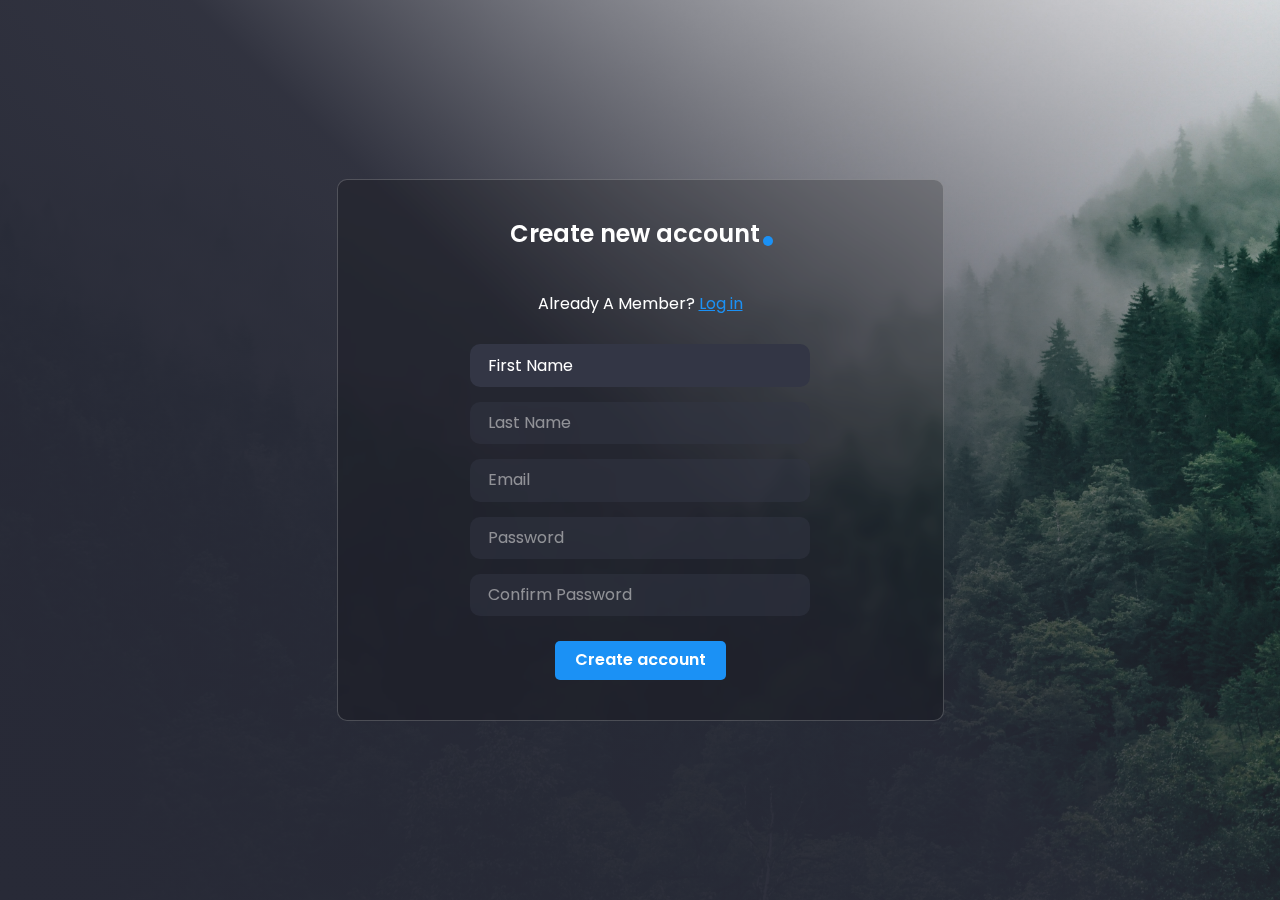
<file: index.html>
<!DOCTYPE html>
<html lang="en">
  <head>
    <meta charset="UTF-8" />
    <meta name="viewport" content="width=device-width, initial-scale=1.0" />
    <link
      rel="stylesheet"
      href="https://cdnjs.cloudflare.com/ajax/libs/font-awesome/6.5.1/css/all.min.css"
      integrity="sha512-DTOQO9RWCH3ppGqcWaEA1BIZOC6xxalwEsw9c2QQeAIftl+Vegovlnee1c9QX4TctnWMn13TZye+giMm8e2LwA=="
      crossorigin="anonymous"
      referrerpolicy="no-referrer"
    />
    <link rel="stylesheet" href="./css/main.css" />
    <script src="js/validation.js" defer></script>
    <script src="js/app.js" defer></script>
    <title>Login</title>
  </head>
  <body>
    <main>
      <div class="container">
        <form id="register">
          <h1>Create new account</h1>
          <p>Already A Member? <a href="./pages/login.html">Log in</a></p>
          <div class="input-container">
            <label for="first-name">First Name</label>
            <input type="text" name="first-name" id="first-name" required />
            <i class="fa-solid fa-address-card"></i>
          </div>
          <div id="first-name-feedback" class="feedback"></div>
          <div class="input-container disabled">
            <label for="last-name">Last Name</label>
            <input type="text" name="last-name" id="last-name" required />
            <i class="fa-solid fa-address-card"></i>
          </div>
          <div id="last-name-feedback" class="feedback"></div>
          <div class="input-container disabled">
            <label for="email">Email</label>
            <input
              type="email"
              name="email"
              class="email register"
              id="email"
              required
            />
            <i class="fa-solid fa-envelope"></i>
          </div>
          <div id="email-feedback" class="feedback"></div>
          <div class="input-container disabled">
            <label for="password">Password</label>
            <input type="password" name="password" id="password" required />
            <i class="fa-solid fa-lock"></i>
          </div>
          <div id="password-feedback" class="feedback"></div>
          <div class="input-container disabled">
            <label for="confirm-password">Confirm Password</label>
            <input
              type="password"
              name="confirm-password"
              id="confirm-password"
              required
            />
            <i class="fa-solid fa-lock"></i>
          </div>
          <div id="confirm-password-feedback" class="feedback"></div>
          <button type="submit" id="signup">Create account</button>
        </form>
      </div>
    </main>
  </body>
</html>
</file>
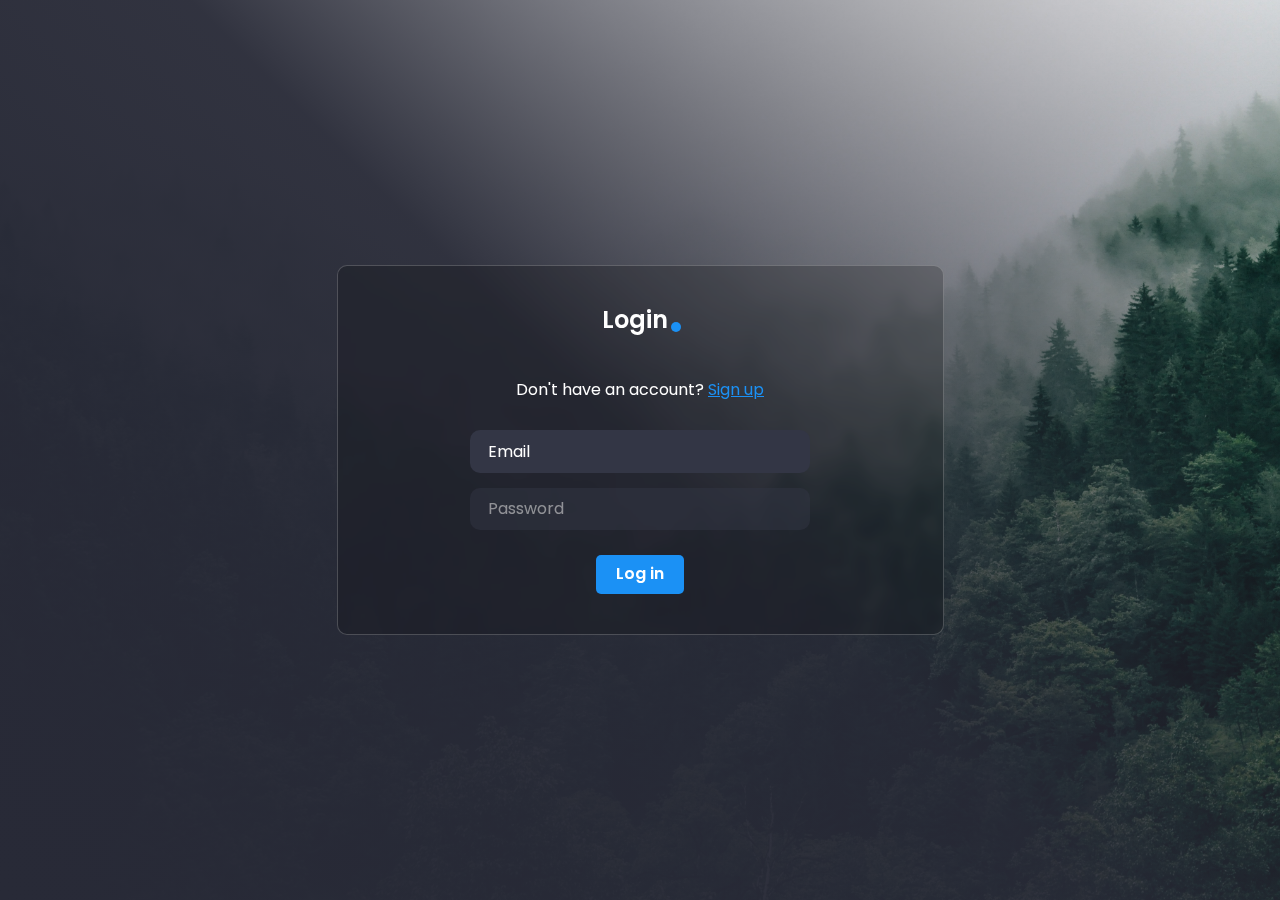
<file: pages/login.html>
<!DOCTYPE html>
<html lang="en">
  <head>
    <meta charset="UTF-8" />
    <meta name="viewport" content="width=device-width, initial-scale=1.0" />
    <link
      rel="stylesheet"
      href="https://cdnjs.cloudflare.com/ajax/libs/font-awesome/6.5.1/css/all.min.css"
      integrity="sha512-DTOQO9RWCH3ppGqcWaEA1BIZOC6xxalwEsw9c2QQeAIftl+Vegovlnee1c9QX4TctnWMn13TZye+giMm8e2LwA=="
      crossorigin="anonymous"
      referrerpolicy="no-referrer"
    />
    <link rel="stylesheet" href="../css/main.css" />
    <script src="../js/validation.js" type="module" defer></script>
    <script src="../js/app.js" type="module" defer></script>
    <title>Login</title>
  </head>
  <body>
    <main>
      <div class="container">
        <form id="login">
          <h1>Login</h1>
          <p>Don't have an account? <a href="../index.html">Sign up</a></p>
          <div class="input-container">
            <label for="email">Email</label>
            <input
              type="email"
              name="email"
              class="email login"
              id="email"
              required
            />
            <i class="fa-solid fa-envelope"></i>
          </div>
          <div id="email-feedback" class="feedback"></div>
          <div class="input-container disabled">
            <label for="password">Password</label>
            <input type="password" name="password" id="password" required />
            <i class="fa-solid fa-lock"></i>
          </div>
          <div id="password-feedback" class="feedback"></div>
          <button type="submit" id="login">Log in</button>
        </form>
      </div>
    </main>
  </body>
</html>
</file>
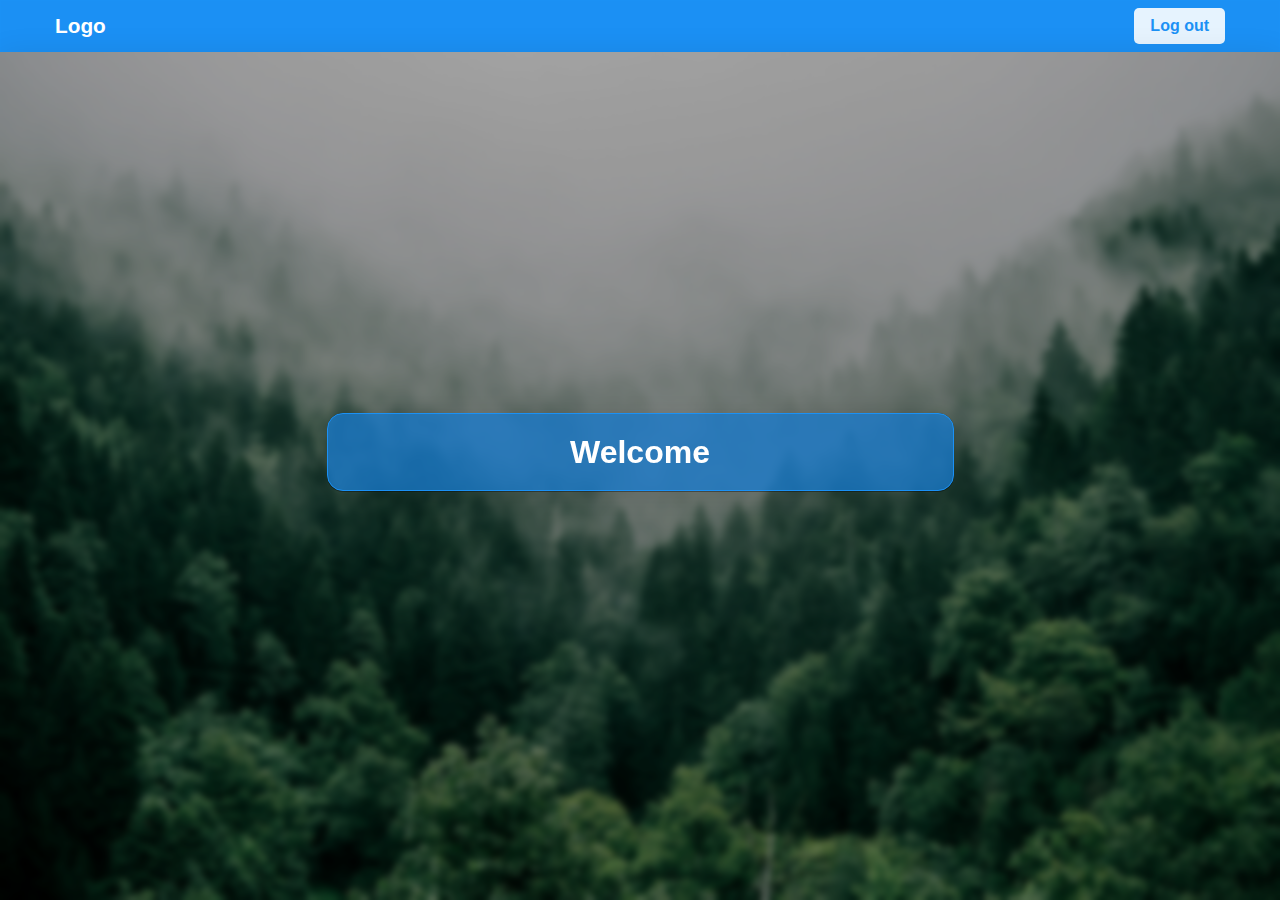
<file: pages/welcome.html>
<!DOCTYPE html>
<html lang="en">
  <head>
    <meta charset="UTF-8" />
    <meta name="viewport" content="width=device-width, initial-scale=1.0" />
    <link rel="stylesheet" href="../css/welcome.css" />
    <script src="../js/welcome.js" defer></script>
    <title>Welcome</title>
  </head>
  <body>
    <main>
      <div class="navbar">
        <div class="container">
          <span>Logo</span>
          <button>Log out</button>
        </div>
      </div>
      <header>
        <div class="container">
          <h1><span>Welcome</span><span class="name"></span></h1>
        </div>
      </header>
    </main>
  </body>
</html>
</file>
<file: css/main.css>
@import url("https://fonts.googleapis.com/css2?family=Poppins:ital,wght@0,100;0,200;0,300;0,400;0,500;0,600;0,700;0,800;0,900;1,100;1,200;1,300;1,400;1,500;1,600;1,700;1,800;1,900&display=swap");
@import "./Normalize.css";
@import "./media.css";
@import "./form.css";
</file>
<file: css/welcome.css>
@import "./Normalize.css";
@import "./media.css";
@import "./vars.css";

body {
  font-family: var(--font-family);
  height: 100vh;
}

main {
  height: 100vh;
  background: url(../images/bg.jpg);
  background-size: cover;
  background-position: center;
}

.navbar {
  border: 1px solid var(--main-color);
  height: 50px;
  background-color: #1b90f4;
  color: var(--text-color);
}

.navbar .container {
  height: 100%;
  display: flex;
  align-items: center;
  justify-content: space-between;
}

.navbar span {
  font-size: 1.3rem;
  font-weight: 900;
}

.navbar button {
  padding: 7px 14px;
  border: none;
  outline: none;
  background-color: #ffffffe3;
  color: var(--main-color);
  border: 2px solid transparent;
  font-size: 1rem;
  font-weight: 600;
  border-radius: 5px;
  cursor: pointer;
  transition: 0.3s linear;
}

.navbar button:hover {
  background-color: #1b8ff5dd;
  color: var(--text-color);
  border: 2px solid var(--text-color);
}

.navbar button:active {
  transform: scale(0.98);
}

header {
  height: calc(100vh - 52px);
  background: rgba(0, 0, 0, 0.34);
  box-shadow: 0 4px 30px rgba(0, 0, 0, 0.1);
  backdrop-filter: blur(3.7px);
  -webkit-backdrop-filter: blur(3.7px);
}

header .container {
  height: calc(100vh - 100px);
  display: flex;
  align-items: center;
  justify-content: center;
}

body h1 {
  border: 1px solid var(--main-color);
  width: 50%;
  height: fit-content;
  background: rgba(27, 145, 245, 0.64);
  border-radius: 16px;
  box-shadow: 0 4px 30px rgba(0, 0, 0, 0.1);
  backdrop-filter: blur(3.7px);
  -webkit-backdrop-filter: blur(3.7px);
  padding: 20px;
  display: flex;
  flex-direction: column;
  align-items: center;
  color: #fff;
}
</file>
